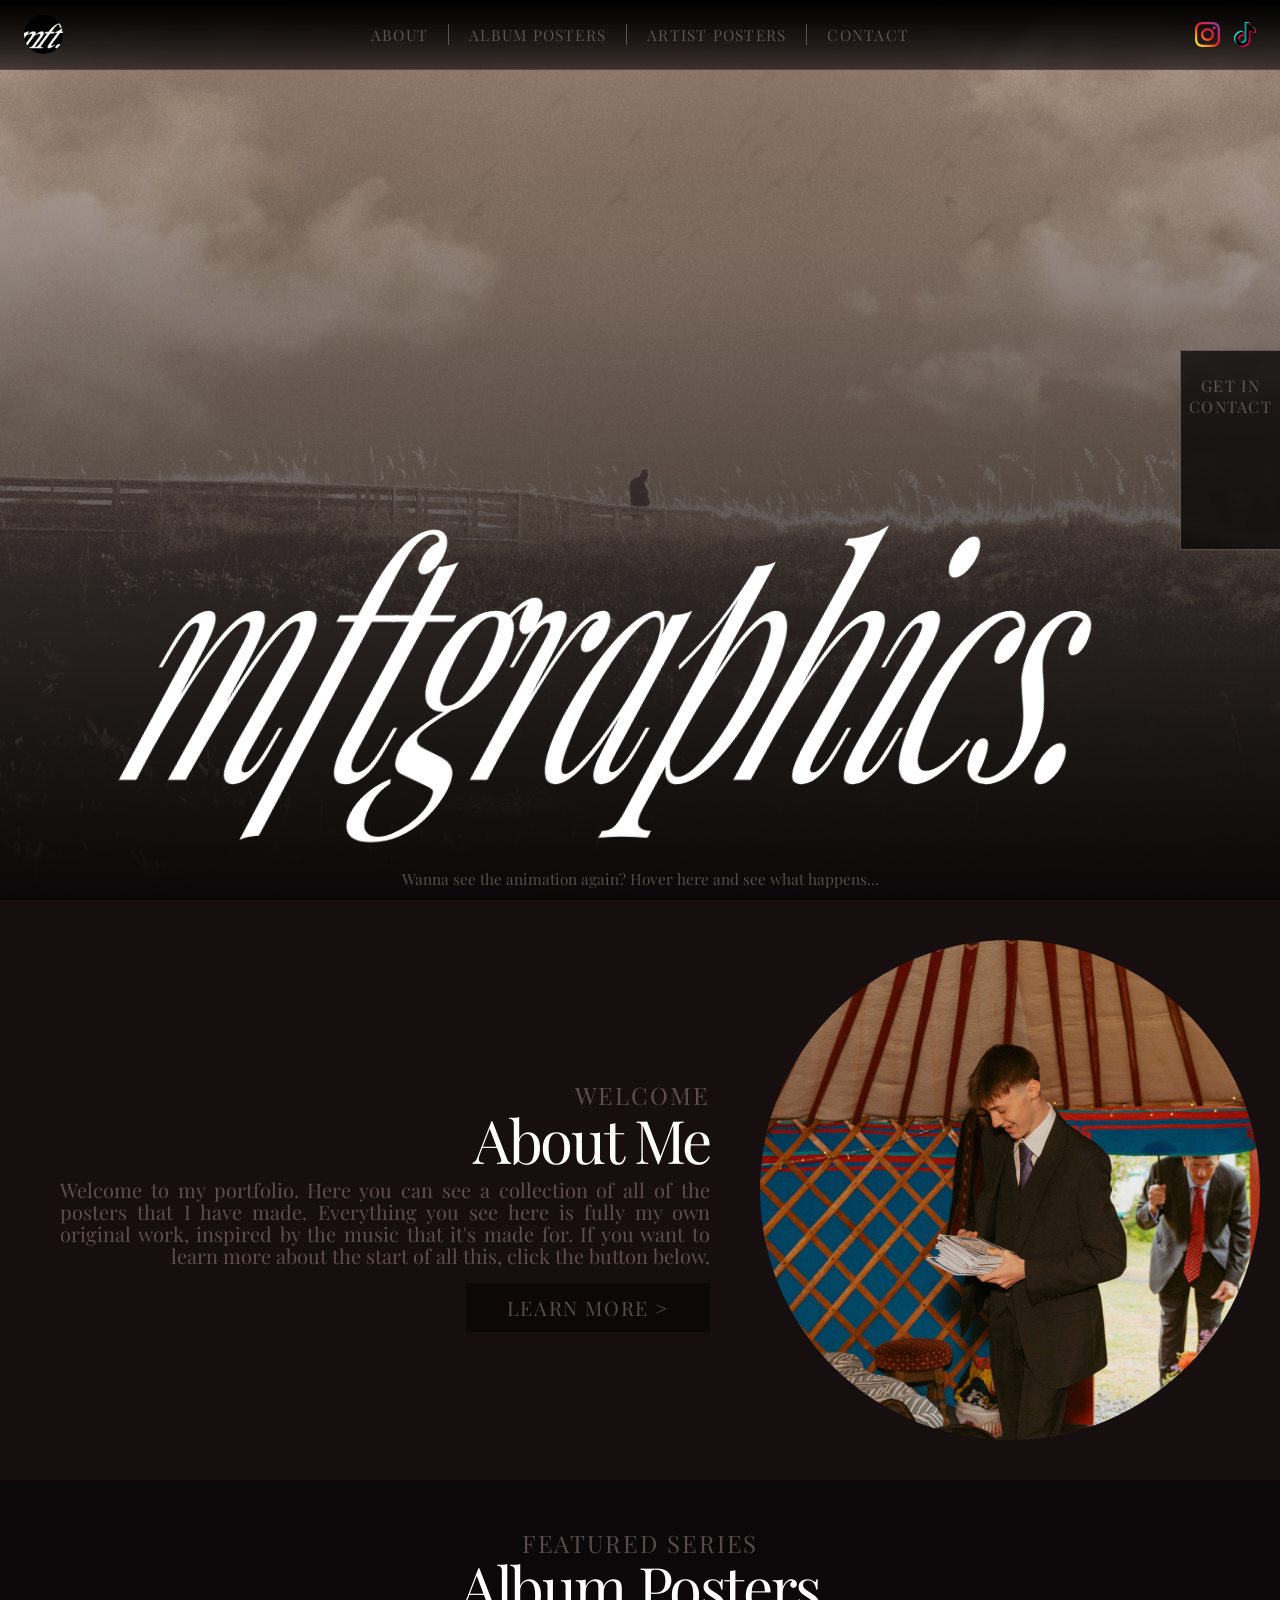
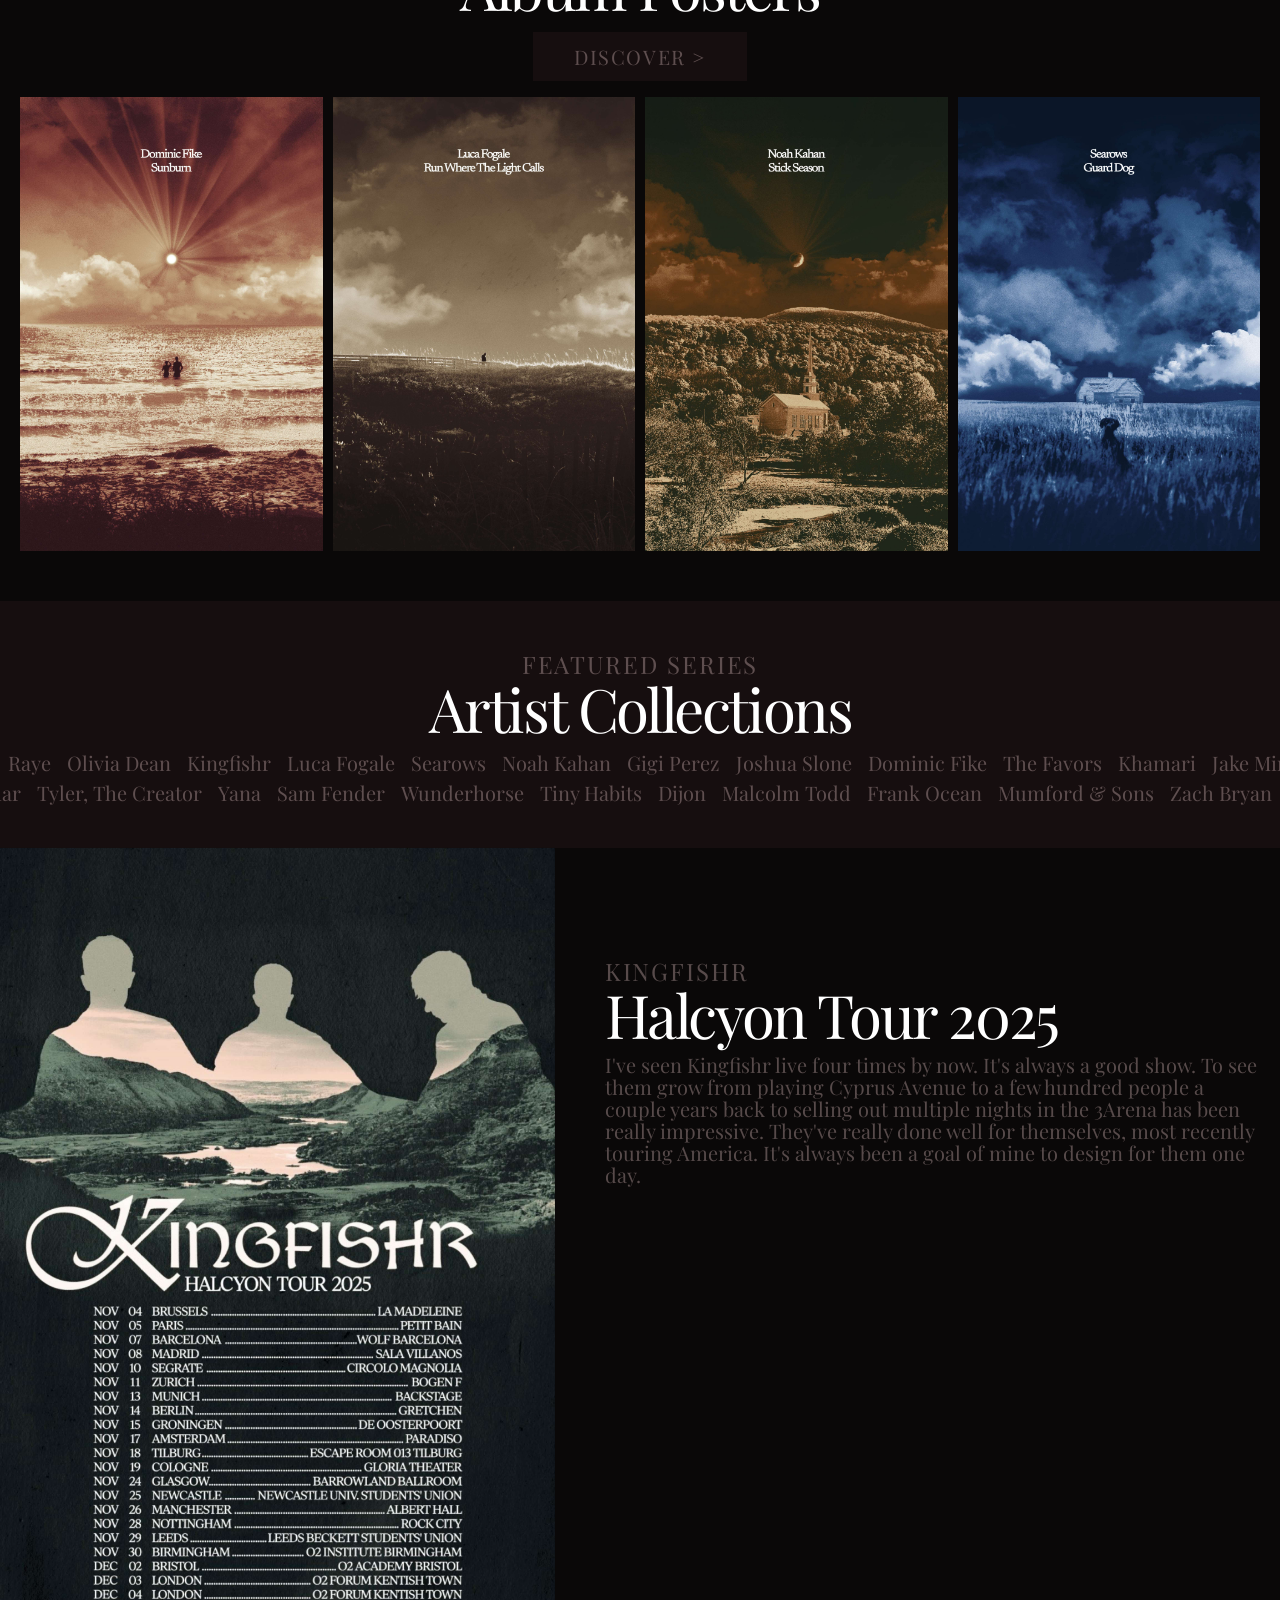
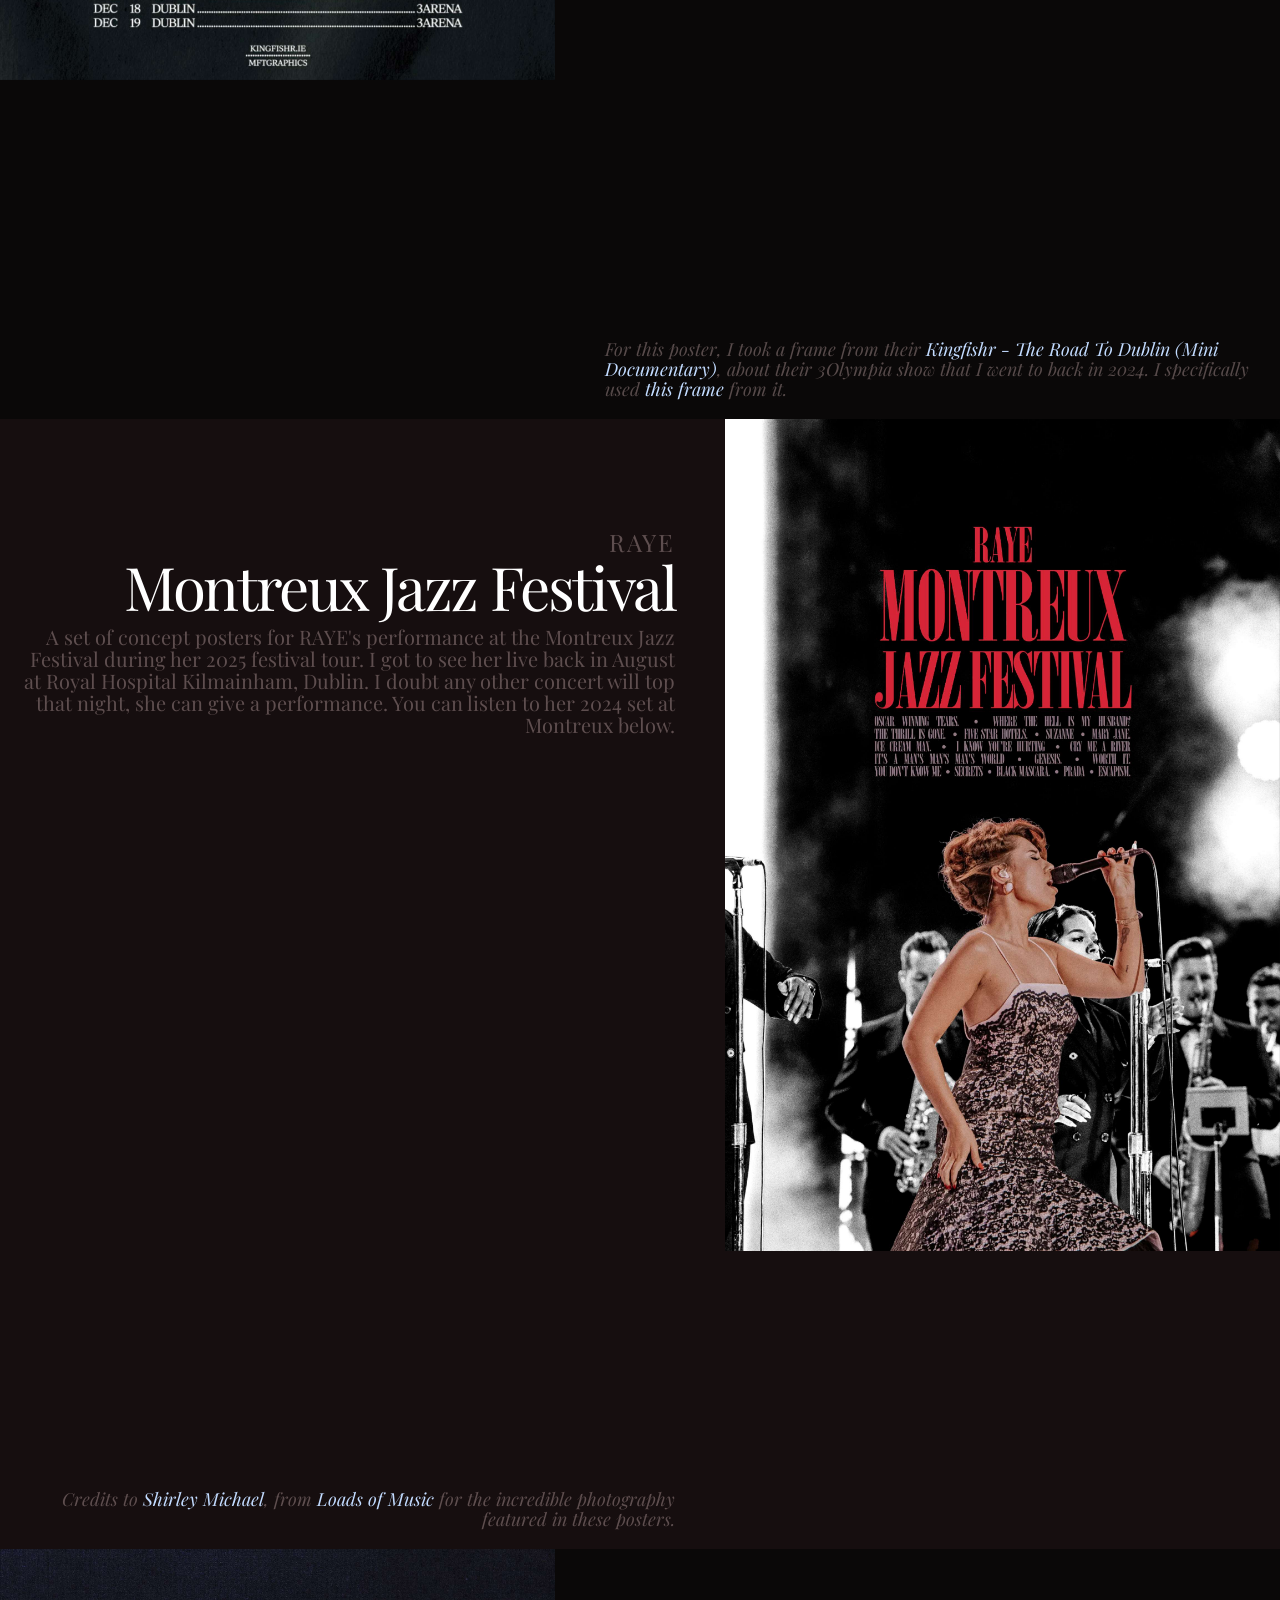
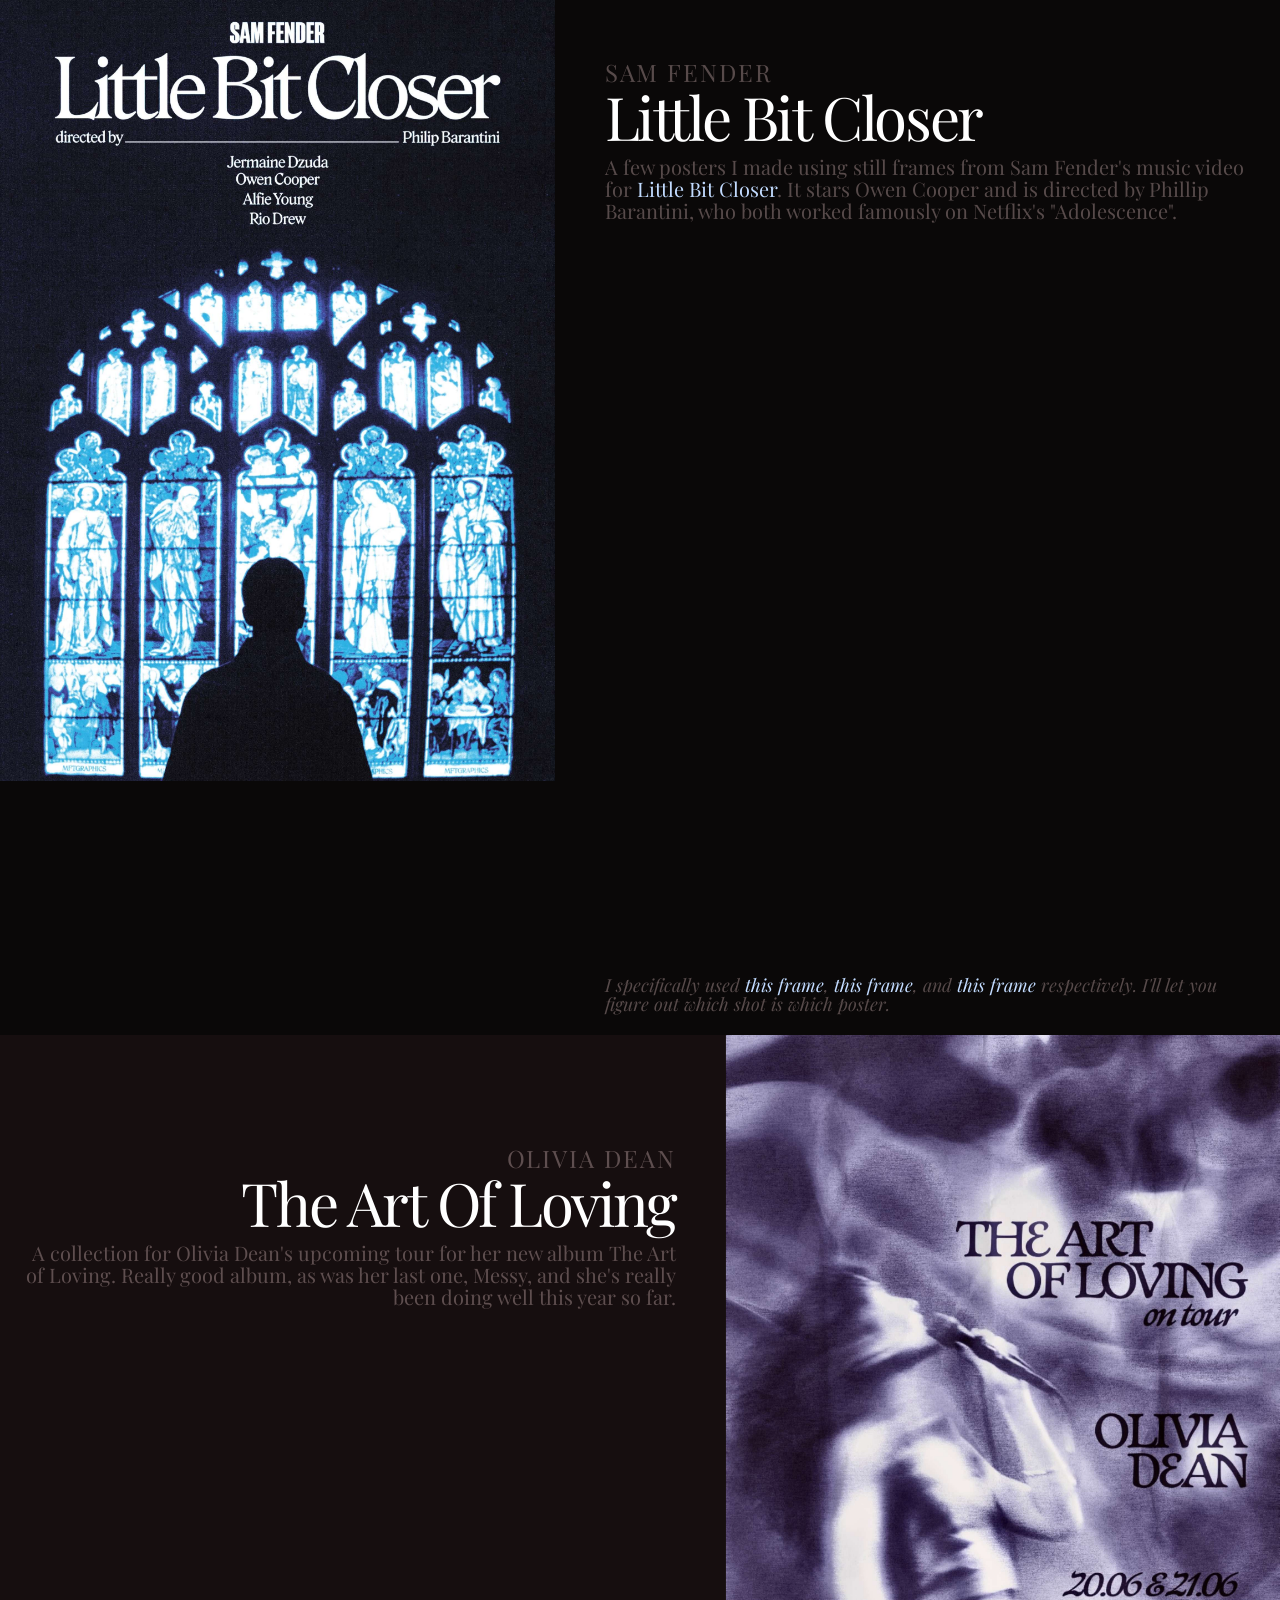
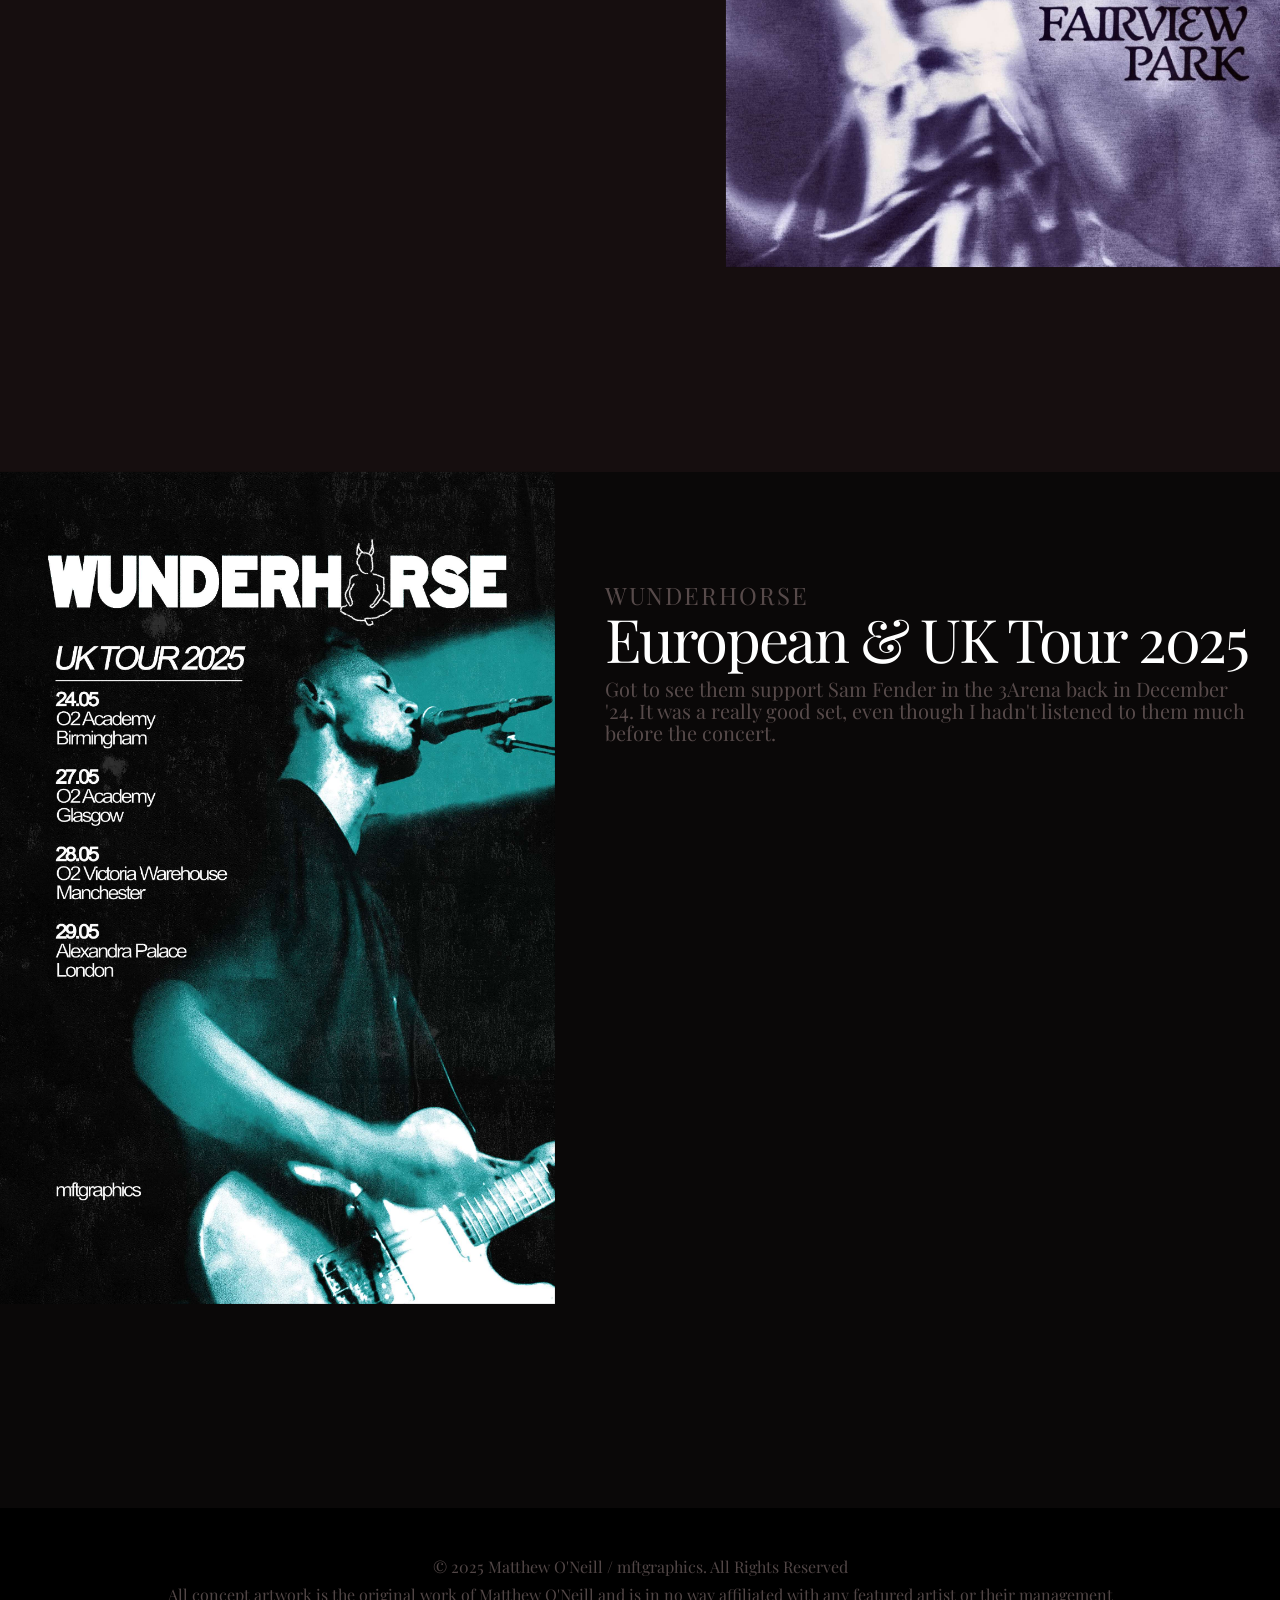
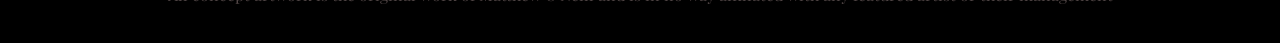
<file: index.html>
<!DOCTYPE html>
<html lang="en">
<head>
    <meta charset="UTF-8"/>
    <meta name="viewport" content="width=device-width, initial-scale=1.0"/>
    <title>mftgraphics</title>
    <link rel="stylesheet" href="styles.css"/>
    <link href="https://fonts.googleapis.com/css2?family=Playfair+Display:wght@200;400;800&display=swap" rel="stylesheet"/>
    <!-- taken from https://favicon.io/favicon-converter/ -->
    <link rel="apple-touch-icon" sizes="180x180" href="favicon/apple-touch-icon.png">
    <link rel="icon" type="image/png" sizes="32x32" href="favicon/favicon-32x32.png">
    <link rel="icon" type="image/png" sizes="16x16" href="favicon/favicon-16x16.png">
    <link rel="manifest" href="favicon/site.webmanifest">
</head>
<body>
    <header>
        <div>
            <a href="#welcome"><img src="images/mftlogo.jpg" alt="mftgraphics logo"></a>
        </div>
        <nav>
            <a href="#about">About</a>
            <a href="#showcase">Posters</a>
            <a href="#artists">Artist Posters</a>
            <a href="#contact">Contact</a>
        </nav>
        <div>
            <a href="https://www.instagram.com/mftgraphics/"><img src="images/instagram.png" alt="Instagram"/></a>
            <a href="https://www.tiktok.com/@mftgraphics"><img src="images/tiktok.png" alt="TikTok"/></a>
        </div>
    </header>
    <main>
        <!-- I'm using "display: none" here and in the duplicate of the carousels (lines 106 and 136) as these would confuse the readability if the css wasn't attached (or for reading mode), so I overwrite them with the "display: flex !important" once css sheet loads -->
        <section id="welcome" style="display: none;">
            <p>Wanna see the animation again? Hover here and see what happens... </p>
            <span>mftgraphics.</span>
        </section>
        <section id="about" class="linear">
            <img src="images/me.jpg" alt="Person in a suit holding a stack of wedding booklets">
            <section>
                <p>Welcome</p>
                <h1>About Me</h1>
                <p>Welcome to my portfolio. Here you can see a collection of all of the posters that I have made. Everything you see here is fully my own original work, inspired by the music that it's made for. If you want to learn more about the start of all this, click the button below.</p>
                <a href="about.html">Learn More &gt;</a>
            </section>
        </section>
        <section id="showcase">
            <p>Featured Series</p>
            <h1>Album Posters</h1>
            <a href="albums.html">Discover &gt;</a>
            <section>
                <figure>
                    <img src="images/domfike.jpg" alt="Poster for Dominic Fike's album Sunburn"/>
                    <figcaption>
                        <a href="albums.html#dominic"></a>
                        <p>Dominic Fike</p>
                        <h2>Sunburn</h2>
                        <p>Capturing Fike's formative years growing up in Florida's warmth.</p>
                        <p>Credits to <a href="https://unsplash.com/photos/two-people-stand-in-the-sparkling-ocean-KM_2rd1Psxg">Marko Brečić</a> for the original image.</p>
                    </figcaption>
                </figure>
                <figure>
                    <img src="images/lucafogale.jpg" alt="Poster for Luca Fogale's album Run Where The Light Calls"/>
                        <figcaption>
                            <a href="albums.html#luca"></a>
                            <p>Luca Fogale</p>
                            <h2>Run Where The Light Calls</h2>
                            <p>A quiet composition for a calm & centered album, with a lot of detail.</p>
                            <p>Credits to <a href="https://unsplash.com/photos/a-person-standing-on-top-of-a-hill-at-sunset-ZUPZvF00m8o">Jackson Conner</a> for the original image.</p>
                        </figcaption>    
                </figure>
                <figure>
                    <img src="images/noahkahan.jpg" alt="Poster for Noah Kahan's album Stick Season"/>
                    <figcaption>
                        <a href="albums.html#noah"></a>
                        <p>Noah Kahan</p>
                        <h2>Stick Season</h2>
                        <p>Featuring Vermont's church as the focus, a symbol of his hometown.</p>
                        <p>Credits to <a href="https://unsplash.com/photos/a-church-in-the-middle-of-a-field-with-a-mountain-in-the-background-G_x1vwGRUbo">Sadia Afreen</a> for the original image.</p>
                    </figcaption>                
                </figure>
                <figure>
                    <img src="images/searows.jpg" alt="Poster for Searows' album Guard Dog"/>
                    <figcaption>
                        <a href="albums.html#searows"></a>
                        <p>Searows</p>
                        <h2>Guard Dog</h2>
                          <p>A blue scheme to reflect the album's cover, with the dog imagery.</p>
                        <p>Credits to <a href="https://unsplash.com/photos/black-wooden-house-on-brown-grass-field-during-daytime-xFirZSC7hA4">Steven Cordes</a> for the original image.</p>
                    </figcaption>                
                </figure>
            </section>
        </section>
        <section id="artists">
            <p>Featured Series</p>
            <h1>Artist Collections</h1>
            <section class="carousel">
                <ul>
                    <li>Raye</li>
                    <li>Olivia Dean</li>
                    <li>Kingfishr</li>
                    <li>Luca Fogale</li>
                    <li>Searows</li>
                    <li>Noah Kahan</li>
                    <li>Gigi Perez</li>
                    <li>Joshua Slone</li>
                    <li>Dominic Fike</li>
                    <li>The Favors</li>
                    <li>Khamari</li>
                    <li>Jake Minch</li>
                </ul>
                <ul style="display: none;">
                    <li>Raye</li>
                    <li>Olivia Dean</li>
                    <li>Kingfishr</li>
                    <li>Luca Fogale</li>
                    <li>Searows</li>
                    <li>Noah Kahan</li>
                    <li>Gigi Perez</li>
                    <li>Joshua Slone</li>
                    <li>Dominic Fike</li>
                    <li>The Favors</li>
                    <li>Khamari</li>
                    <li>Jake Minch</li>
                </ul>
            </section>
            <section class="carousel">
                <ul>
                    <li>Lucky Daye</li>
                    <li>Kendrick Lamar</li>
                    <li>Tyler, The Creator</li>
                    <li>Yana</li>
                    <li>Sam Fender</li>
                    <li>Wunderhorse</li>
                    <li>Tiny Habits</li>
                    <li>Dijon</li>
                    <li>Malcolm Todd</li>
                    <li>Frank Ocean</li>
                    <li>Mumford & Sons</li>
                    <li>Zach Bryan</li>
                </ul>
                <ul style="display: none;">
                    <li>Lucky Daye</li>
                    <li>Kendrick Lamar</li>
                    <li>Tyler, The Creator</li>
                    <li>Yana</li>
                    <li>Sam Fender</li>
                    <li>Wunderhorse</li>
                    <li>Tiny Habits</li>
                    <li>Dijon</li>
                    <li>Malcolm Todd</li>
                    <li>Frank Ocean</li>
                    <li>Mumford & Sons</li>
                    <li>Zach Bryan</li>
                </ul>
            </section>
        </section>
        <article class="linear">
            <img class="kingfishr" src="images/kingfishr1.jpg" alt="Poster for Kingfishr's Halcyon 2025 Tour">
            <section>
                <p>Kingfishr</p>
                <h1>Halcyon Tour 2025</h1>
                <p>I've seen Kingfishr live four times by now. It's always a good show. To see them grow from playing Cyprus Avenue to a few hundred people a couple years back to selling out multiple nights in the 3Arena has been really impressive. They've really done well for themselves, most recently touring America. It's always been a goal of mine to design for them one day.</p>
                <iframe data-testid="embed-iframe" src="https://open.spotify.com/embed/album/4P1BBeZSJSknyrfkLbD2Ab?utm_source=generator" frameBorder="0" allowfullscreen="" allow="autoplay; clipboard-write; encrypted-media; fullscreen; picture-in-picture" loading="lazy"></iframe>
                <p>For this poster, I took a frame from their <a href="https://youtu.be/5BqVicfxDsA?si=ddyb91AprsxjpkMT">Kingfishr - The Road To Dublin (Mini Documentary)</a>, about their 3Olympia show that I went to back in 2024. I specifically used <a href="https://youtu.be/5BqVicfxDsA?si=sCTDXPy6LmOETlXf&t=974">this frame</a> from it.</p>
            </section>
        </article>
        <article class="linear">
            <img class="raye" src="images/rayefestival1.jpg" alt="Poster for Raye's Montreux Jazz Festival set">
            <section>
                <p>Raye</p>
                <h1>Montreux Jazz Festival</h1>
                <p>A set of concept posters for RAYE's performance at the Montreux Jazz Festival during her 2025 festival tour. I got to see her live back in August at Royal Hospital Kilmainham, Dublin. I doubt any other concert will top that night, she can give a performance. You can listen to her 2024 set at Montreux below. </p>     
                <iframe data-testid="embed-iframe" src="https://open.spotify.com/embed/album/0uqyhvc8HEyztLSTE8RKmx?utm_source=generator" frameBorder="0" allowfullscreen="" allow="autoplay; clipboard-write; encrypted-media; fullscreen; picture-in-picture" loading="lazy"></iframe>     
                <p>Credits to <a href="https://shirleymichael.ch/">Shirley Michael</a>, from <a href="https://www.loadsofmusic.com/2025/07/raye-Montreux-jazz-2025/">Loads of Music</a> for the incredible photography featured in these posters.</p>
            </section>
        </article>
        <article class="linear">
            <img class="sam" src="images/littlebit1.jpg" alt="Poster for Sam Fender's Little Bit Closer music video">
            <section>
                <p>Sam Fender</p>
                <h1>Little Bit Closer</h1>
                <p>A few posters I made using still frames from Sam Fender's music video for <a href="https://youtu.be/a6WX-kuzKos?si=SUc3uVKtubJ-ytmK">Little Bit Closer</a>. It stars Owen Cooper and is directed by Phillip Barantini, who both worked famously on Netflix's "Adolescence".</p>
                <iframe data-testid="embed-iframe" src="https://open.spotify.com/embed/album/4gwfCCNRxAB1P62hlDCelM?utm_source=generator" frameBorder="0" allowfullscreen="" allow="autoplay; clipboard-write; encrypted-media; fullscreen; picture-in-picture" loading="lazy"></iframe>
                <p>I specifically used <a href="https://youtu.be/a6WX-kuzKos?si=wJDHo4r2BknnJx1m&t=105">this frame</a>, <a href="https://youtu.be/a6WX-kuzKos?si=mXsqrHYmZr0J5zV5&t=85">this frame</a>, and <a href="https://youtu.be/a6WX-kuzKos?si=-__212Eci_IuQ4RA&t=80">this frame</a> respectively. I'll let you figure out which shot is which poster.</p>
            </section>
        </article>
        <article class="linear">
            <img class="olivia" src="images/olivia1.jpg" alt="Poster for Olivia Dean's The Art of Loving Tour">
            <section>
                <p>Olivia Dean</p>
                <h1>The Art Of Loving</h1>
                <p>A collection for Olivia Dean's upcoming tour for her new album The Art of Loving. Really good album, as was her last one, Messy, and she's really been doing well this year so far.</p>
                <iframe data-testid="embed-iframe" src="https://open.spotify.com/embed/album/0l8zYqoUeBYg47Gmevq9HZ?utm_source=generator" frameBorder="0" allowfullscreen="" allow="autoplay; clipboard-write; encrypted-media; fullscreen; picture-in-picture" loading="lazy"></iframe>            
            </section>
        </article>
        <article class="linear">
            <img class="wunderhorse" src="images/wunderhorse1.jpg" alt="Poster for Wunderhorse's UK Tour">
            <section>
                <p>Wunderhorse</p>
                <h1>European & UK Tour 2025</h1>
                <p>Got to see them support Sam Fender in the 3Arena back in December '24. It was a really good set, even though I hadn't listened to them much before the concert.</p>
                <iframe data-testid="embed-iframe" src="https://open.spotify.com/embed/album/1QNeya5YNW3oiuUi7B54y7?utm_source=generator" frameBorder="0" allowfullscreen="" allow="autoplay; clipboard-write; encrypted-media; fullscreen; picture-in-picture" loading="lazy"></iframe>
            </section>
        </article>
        <aside id="contact">
            <a href="#home"></a> <!-- using this as the side tab for when it appears on landscape screens, but for portrait it isn't necessary so it stays empty. also it acts as a hover tab until the nav contact is clicked and it's needed to be a "close" button -->
            <section>
                <section>
                    <h1>Get in Touch</h1>
                    <p>Ask about any enquiries below.</p>
                </section>
                <section>
                    <h2>Email</h2>
                    <p><a href="mailto:mftgraphics0@gmail.com">mftgraphics0@gmail.com</a></p>
                </section>
                <section>
                    <h2>Instagram</h2>
                    <p><a href="https://www.instagram.com/mftgraphics/">@mftgraphics</a></p>
                </section>
                <section>
                    <h2>TikTok</h2>
                    <p><a href="https://www.tiktok.com/@mftgraphics/">@mftgraphics</a></p>
                </section>
            </section>
        </aside>
    </main>
    <footer>
        <p>© 2025 Matthew O'Neill / mftgraphics. All Rights Reserved</p>
        <p>All <strong>concept</strong> artwork is the original work of Matthew O'Neill and is in no way affiliated with any featured artist or their management</p>
    </footer>
</body>
</html>
</file>
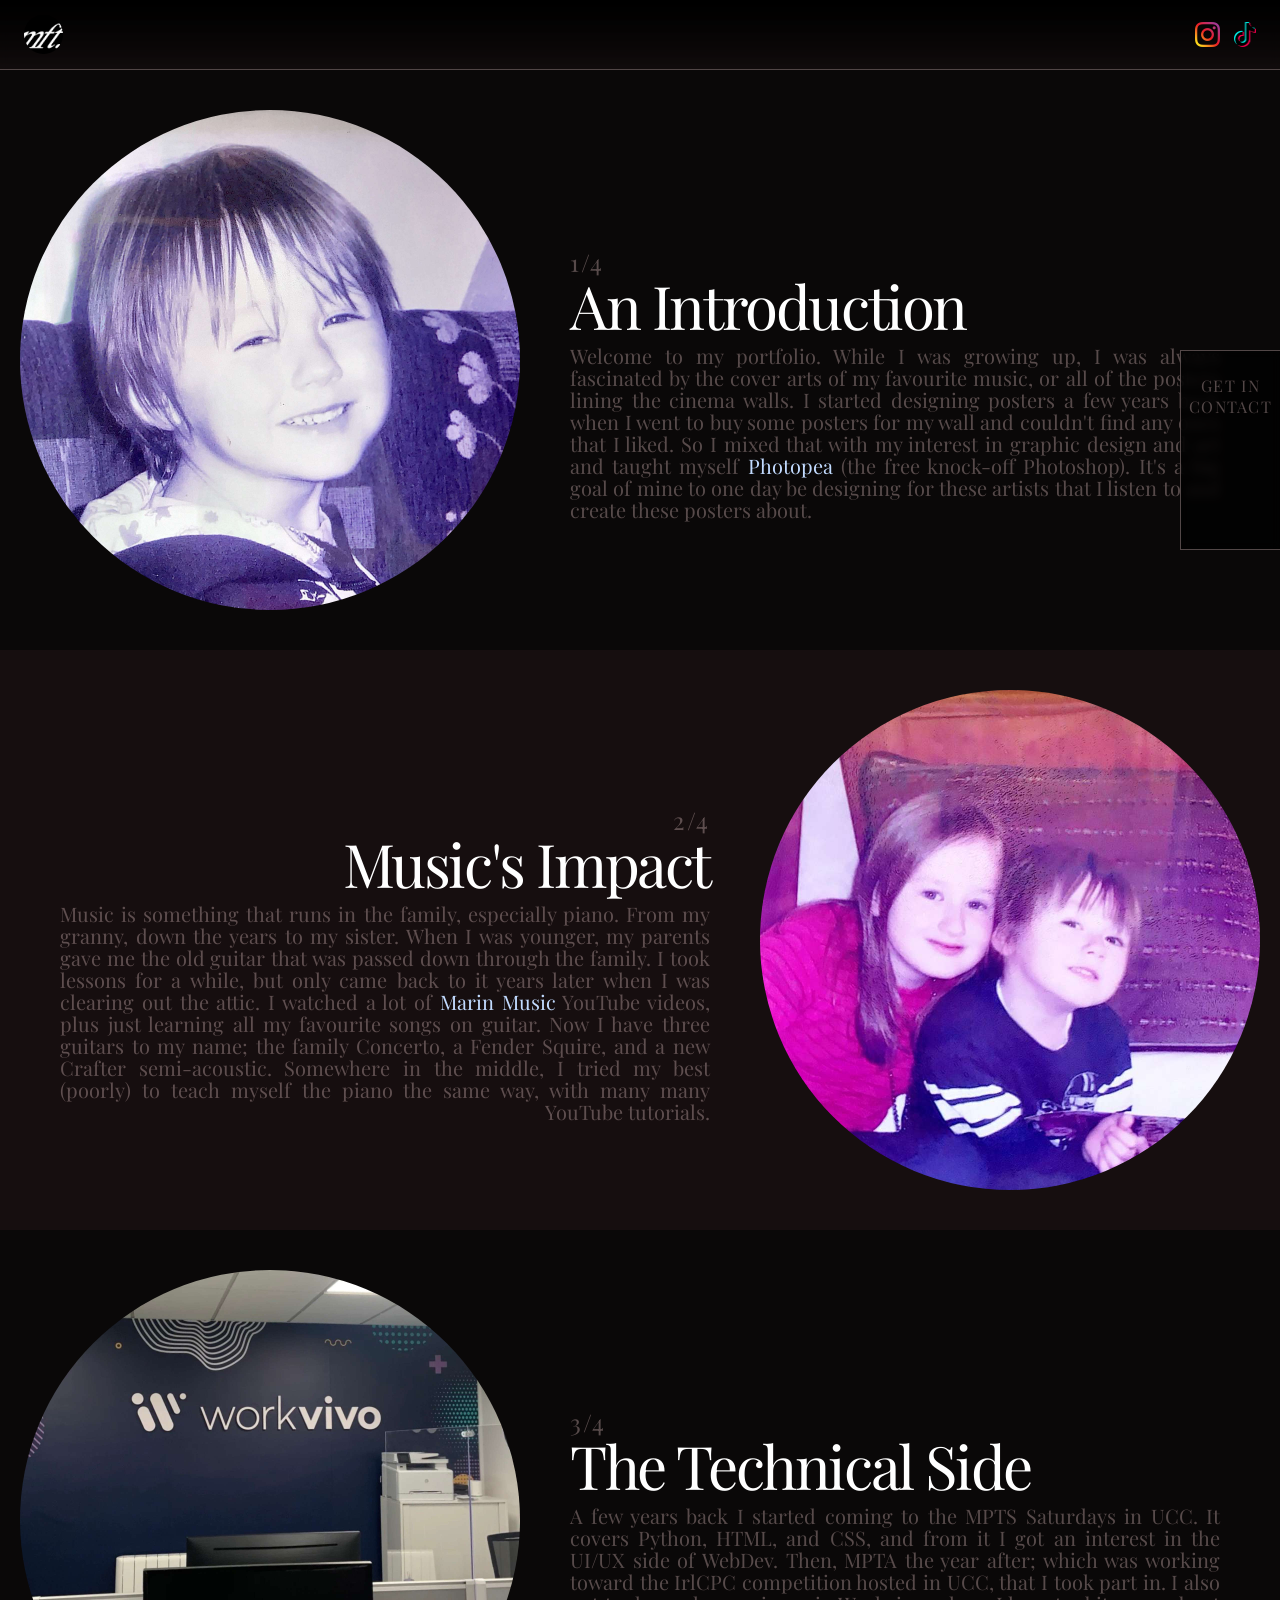
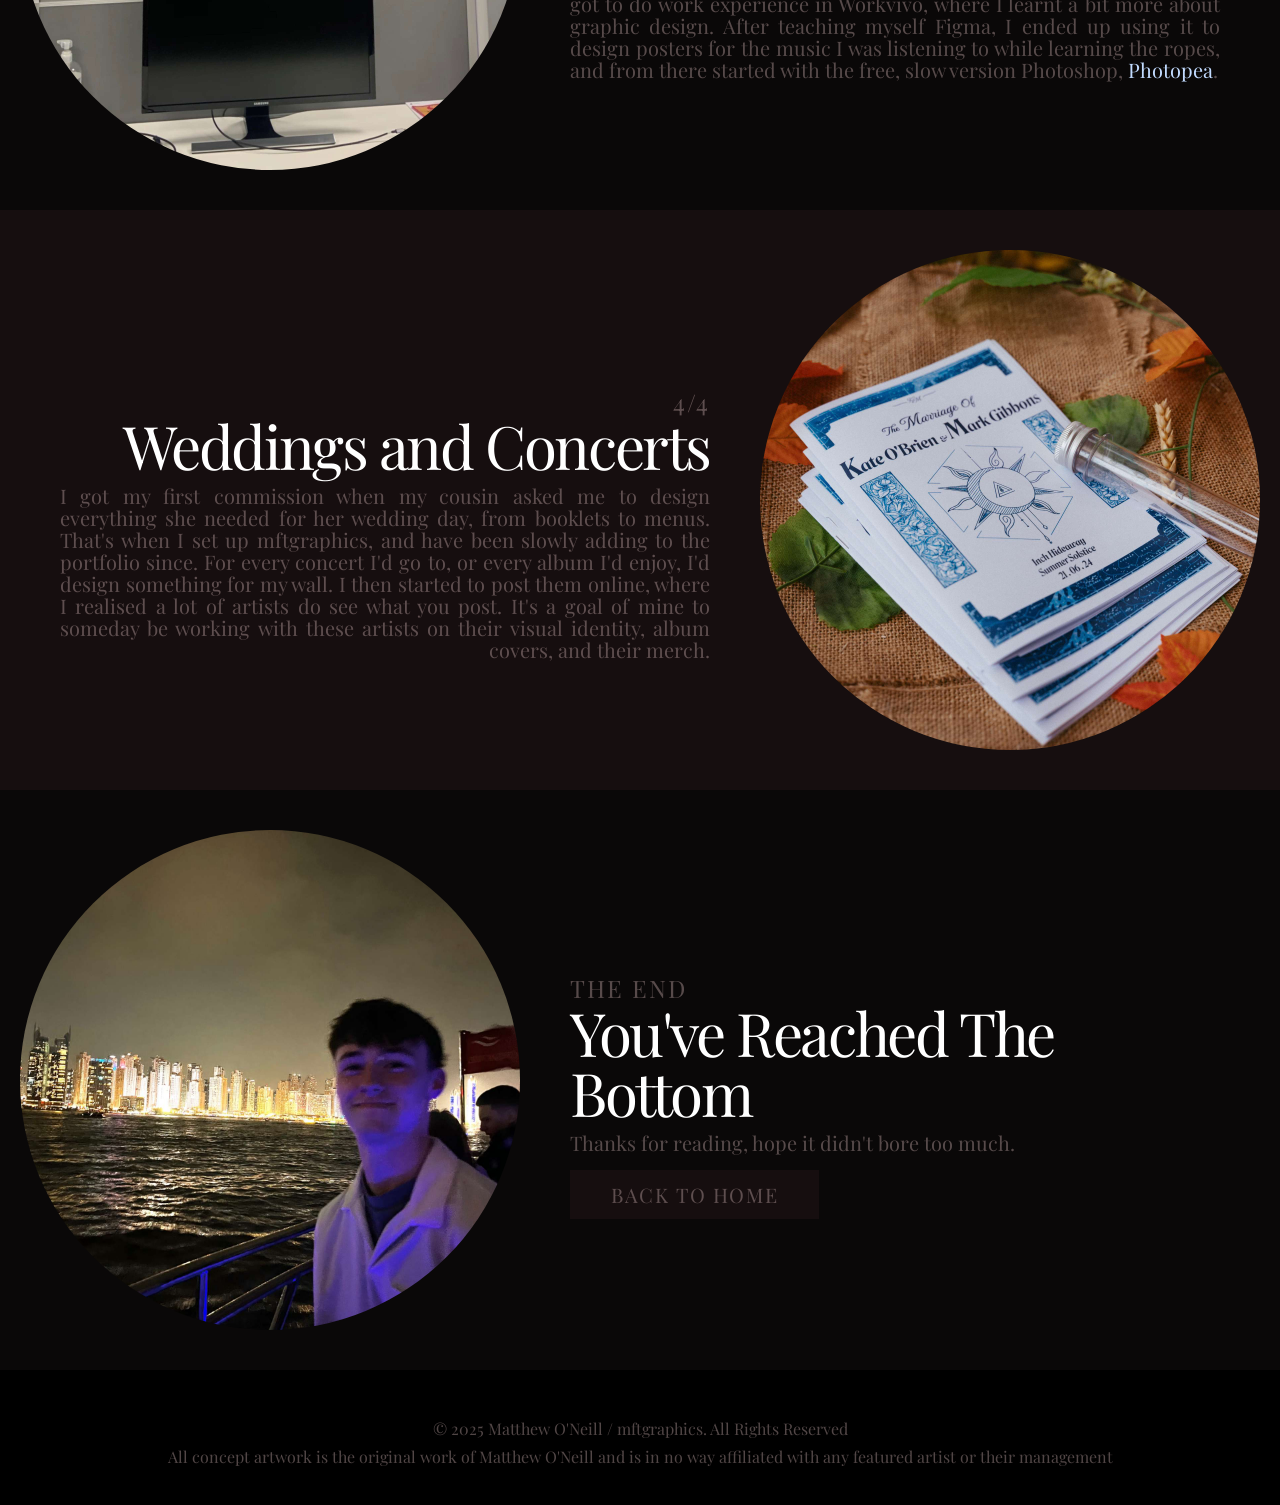
<file: about.html>
<!DOCTYPE html>
<html lang="en">
<head>
    <meta charset="UTF-8"/>
    <meta name="viewport" content="width=device-width, initial-scale=1.0"/>
    <title>mftgraphics</title>
    <link rel="stylesheet" href="styles.css"/>
    <link href="https://fonts.googleapis.com/css2?family=Playfair+Display:wght@200;400;800&display=swap" rel="stylesheet"/>
    <!-- taken from https://favicon.io/favicon-converter/ -->
    <link rel="apple-touch-icon" sizes="180x180" href="favicon/apple-touch-icon.png">
    <link rel="icon" type="image/png" sizes="32x32" href="favicon/favicon-32x32.png">
    <link rel="icon" type="image/png" sizes="16x16" href="favicon/favicon-16x16.png">
    <link rel="manifest" href="favicon/site.webmanifest">
</head>
<body>
    <header>
        <div>
            <a href="index.html"><img src="images/mftlogo.jpg" alt="mftgraphics logo"></a>
        </div>
        <div>
            <a href="https://www.instagram.com/mftgraphics/"><img src="images/instagram.png" alt="Instagram"/></a>
            <a href="https://www.tiktok.com/@mftgraphics"><img src="images/tiktok.png" alt="TikTok"/></a>
        </div>
    </header>
    <main>
        <section class="linear">
            <img src="images/young2.jpg" alt="">
            <section>
                <p>1/4</p>
                <h1>An Introduction</h1>
                <p>Welcome to my portfolio. While I was growing up, I was always fascinated by the cover arts of my favourite music, or all of the posters lining the cinema walls. I started designing posters a few years back when I went to buy some posters for my wall and couldn't find any ones that I liked. So I mixed that with my interest in graphic design and art and taught myself <a href="https://www.photopea.com/">Photopea</a> (the free knock-off Photoshop). It's a big goal of mine to one day be designing for these artists that I listen to and create these posters about.</p>
            </section>
        </section>
        <section class="linear">
            <img src="images/young.jpg" alt="">
            <section>
                <p>2/4</p>
                <h1>Music's Impact</h1>
                <p>Music is something that runs in the family, especially piano. From my granny, down the years to my sister. When I was younger, my parents gave me the old guitar that was passed down through the family. I took lessons for a while, but only came back to it years later when I was clearing out the attic. I watched a lot of <a href="https://youtube.com/@marinmusic?si=SE71FIsuDrVKvLZo">Marin Music</a> YouTube videos, plus just learning all my favourite songs on guitar. Now I have three guitars to my name; the family Concerto, a Fender Squire, and a new Crafter semi-acoustic. Somewhere in the middle, I tried my best (poorly) to teach myself the piano the same way, with many many YouTube tutorials.</p>
            </section>
        </section>
        <section class="linear">
            <img src="images/workvivo.jpg" alt="">
            <section>
                <p>3/4</p>
                <h1>The Technical Side</h1>
                <p>A few years back I started coming to the MPTS Saturdays in UCC. It covers Python, HTML, and CSS, and from it I got an interest in the UI/UX side of WebDev. Then, MPTA the year after; which was working toward the IrlCPC competition hosted in UCC, that I took part in. I also got to do work experience in Workvivo, where I learnt a bit more about graphic design. After teaching myself Figma, I ended up using it to design posters for the music I was listening to while learning the ropes, and from there started with the free, slow version Photoshop, <a href="https://www.photopea.com/">Photopea</a>.</p>
            </section>
        </section>
        <section class="linear">
            <img src="images/booklet.jpg" alt="">
            <section>
                <p>4/4</p>
                <h1>Weddings and Concerts</h1>
                <p>I got my first commission when my cousin asked me to design everything she needed for her wedding day, from booklets to menus. That's when I set up mftgraphics, and have been slowly adding to the portfolio since. For every concert I'd go to, or every album I'd enjoy, I'd design something for my wall. I then started to post them online, where I realised a lot of artists do see what you post. It's a goal of mine to someday be working with these artists on their visual identity, album covers, and their merch.</p>
            </section>
        </section>
        <section class="linear">
            <img src="images/meagain.jpg" alt="">
            <section>
                <p>The End</p>
                <h1>You've Reached The Bottom</h1>
                <p>Thanks for reading, hope it didn't bore too much.</p>
                <a href="index.html">Back to Home</a>
            </section>
        </section>
        <aside id="contact">
            <a href="#home"></a> <!-- using this as the side tab for when it appears on landscape screens, but for portrait it isn't necessary so it stays empty. also it acts as a hover tab until the nav contact is clicked and it's needed to be a "close" button -->
            <section>
                <section>
                    <h1>Get in Touch</h1>
                    <p>Ask about any enquiries below.</p>
                </section>
                <section>
                    <h2>Email</h2>
                    <p><a href="mailto:mftgraphics0@gmail.com">mftgraphics0@gmail.com</a></p>
                </section>
                <section>
                    <h2>Instagram</h2>
                    <p><a href="https://www.instagram.com/mftgraphics/">@mftgraphics</a></p>
                </section>
                <section>
                    <h2>TikTok</h2>
                    <p><a href="https://www.tiktok.com/@mftgraphics/">@mftgraphics</a></p>
                </section>
            </section>
        </aside>
    </main>
    <footer>
        <p>© 2025 Matthew O'Neill / mftgraphics. All Rights Reserved</p>
        <p>All <strong>concept</strong> artwork is the original work of Matthew O'Neill and is in no way affiliated with any featured artist or their management</p>
    </footer>
</body>
</html>
</file>
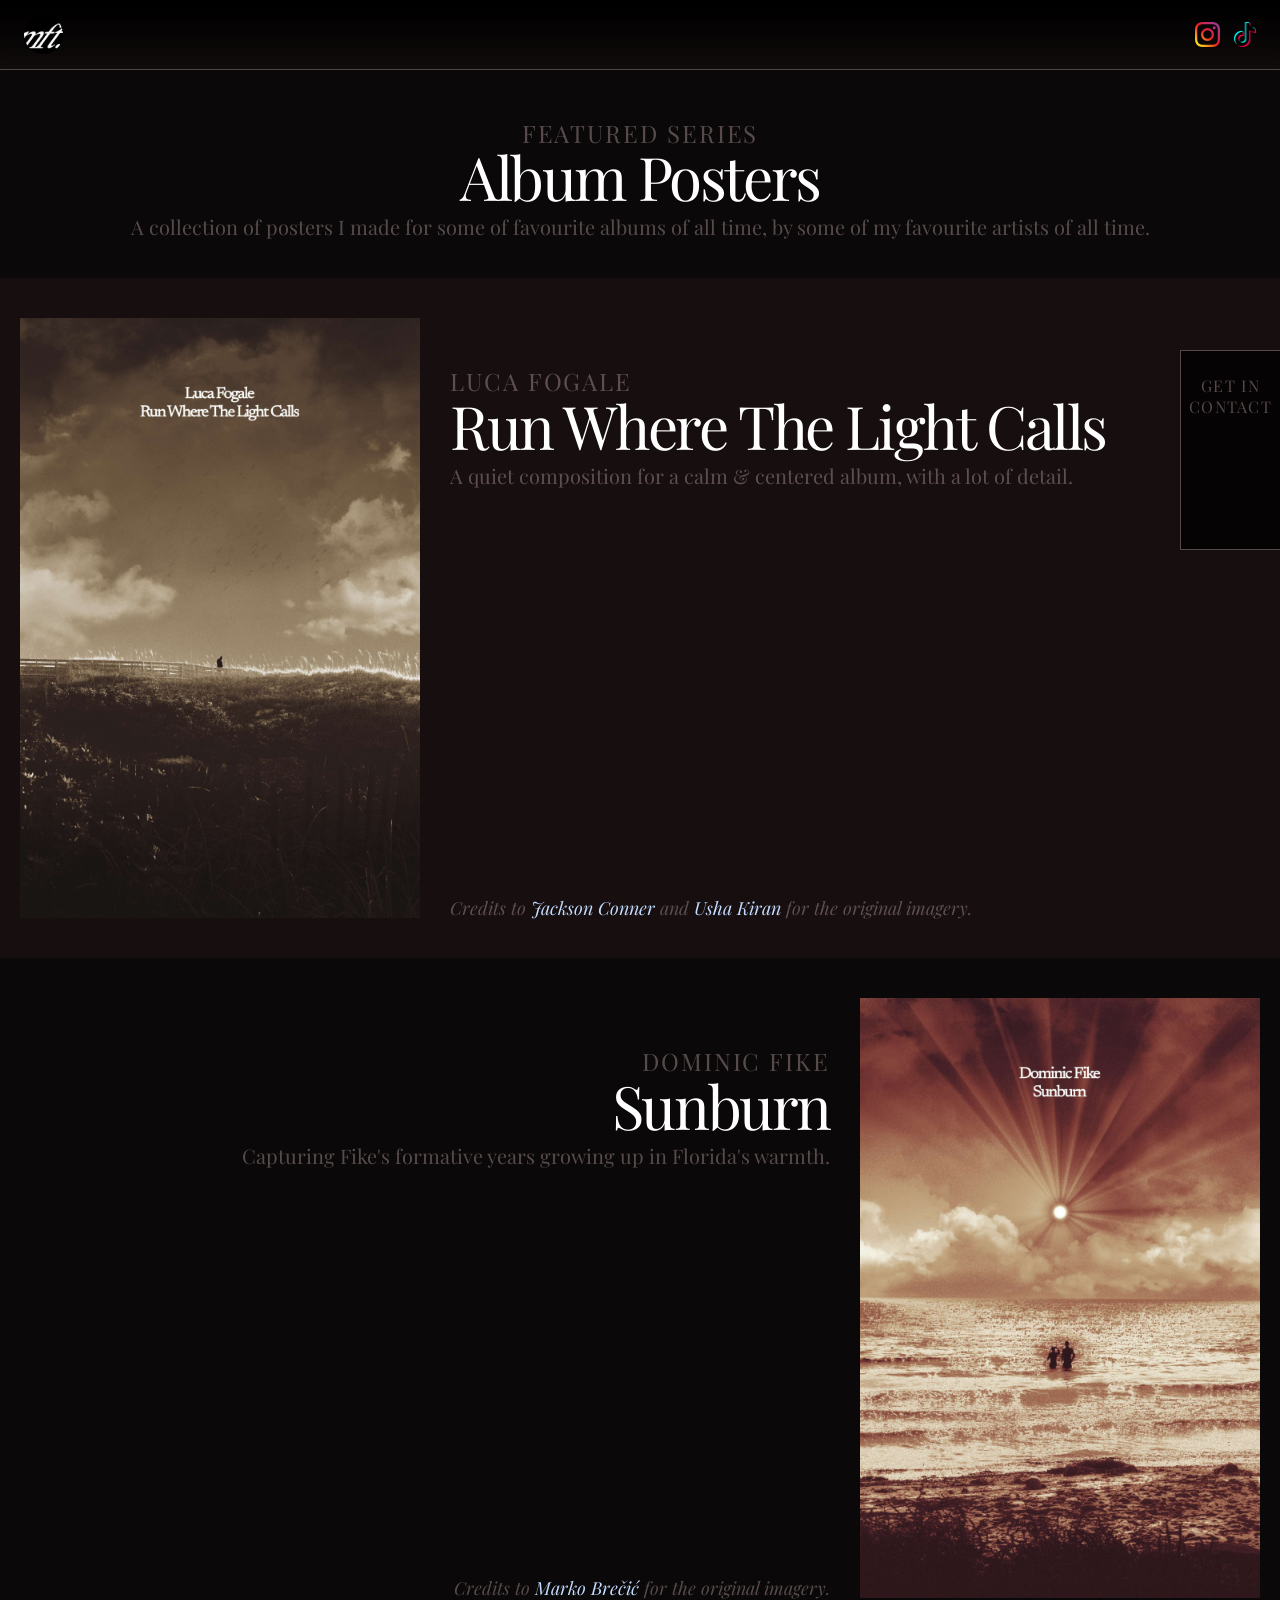
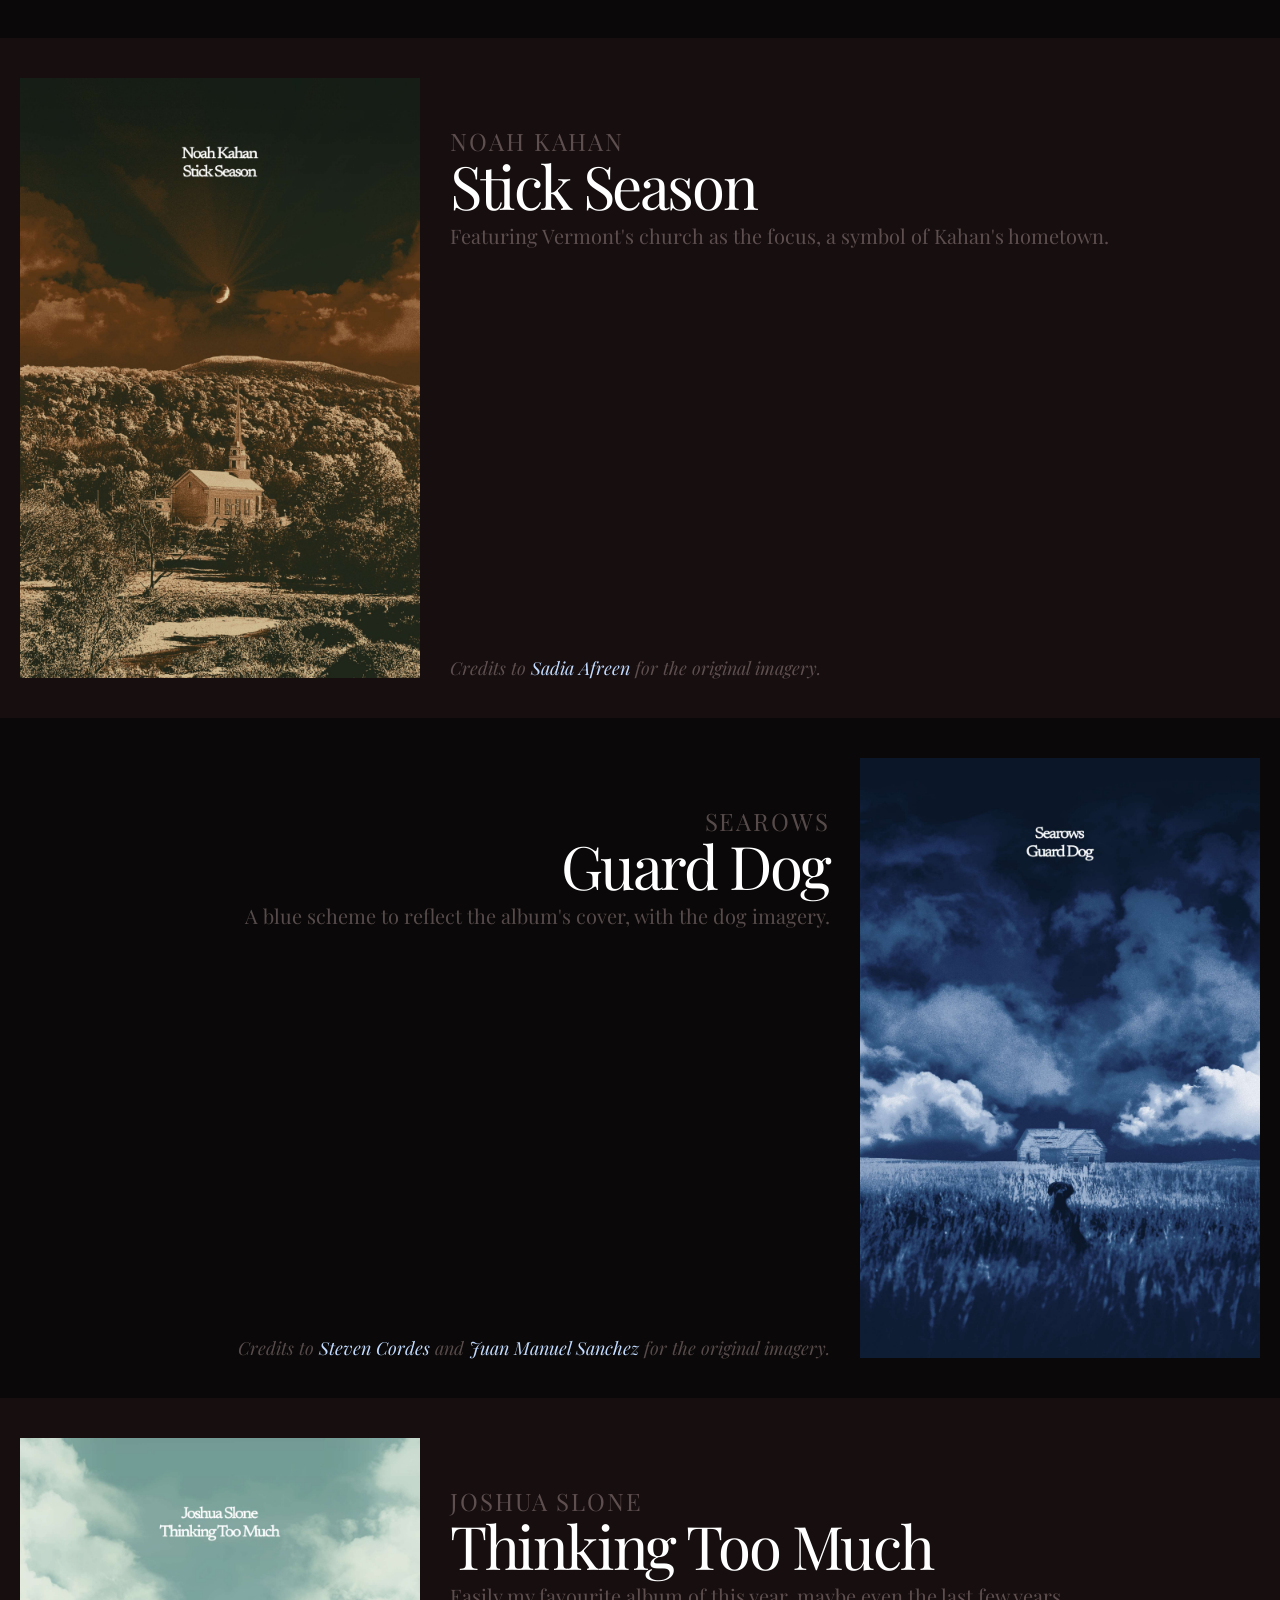
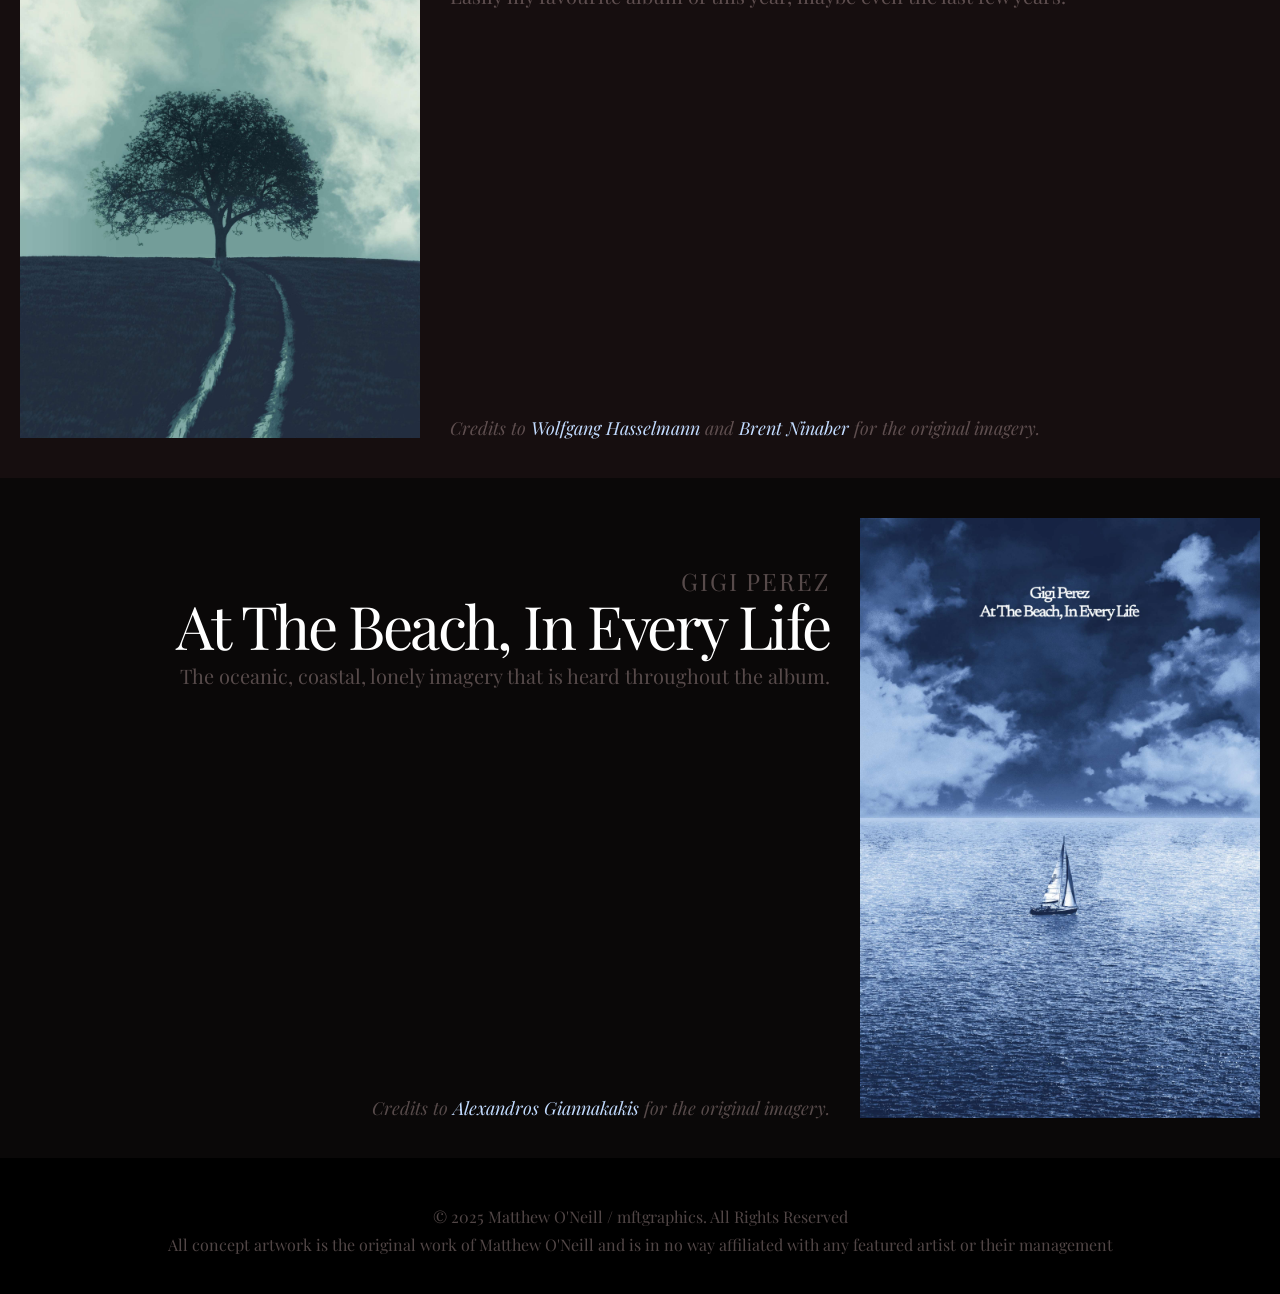
<file: albums.html>
<!DOCTYPE html>
<html lang="en">
<head>
    <meta charset="UTF-8"/>
    <meta name="viewport" content="width=device-width, initial-scale=1.0"/>
    <title>mftgraphics</title>
    <link rel="stylesheet" href="styles.css"/>
    <link href="https://fonts.googleapis.com/css2?family=Playfair+Display:wght@200;400;800&display=swap" rel="stylesheet"/>
    <!-- taken from https://favicon.io/favicon-converter/ -->
    <link rel="apple-touch-icon" sizes="180x180" href="favicon/apple-touch-icon.png">
    <link rel="icon" type="image/png" sizes="32x32" href="favicon/favicon-32x32.png">
    <link rel="icon" type="image/png" sizes="16x16" href="favicon/favicon-16x16.png">
    <link rel="manifest" href="favicon/site.webmanifest">
</head>
<body>
    <header>
        <div>
            <a href="index.html"><img src="images/mftlogo.jpg" alt="mftgraphics logo"></a>
        </div>
        <div>
            <a href="https://www.instagram.com/mftgraphics/"><img src="images/instagram.png" alt="Instagram"/></a>
            <a href="https://www.tiktok.com/@mftgraphics"><img src="images/tiktok.png" alt="TikTok"/></a>
        </div>
    </header>
    <main>
        <section>
            <p>Featured Series</p>
            <h1>Album Posters</h1>
            <p>A collection of posters I made for some of favourite albums of all time, by some of my favourite artists of all time.</p>
        </section>
        <article class="linear" id="luca">
            <img src="images/lucafogale.jpg" alt="Poster for Luca Fogale's album Run Where The Light Calls">
            <section>
                <p>Luca Fogale</p>
                <h1>Run Where The Light Calls</h1>
                <p>A quiet composition for a calm & centered album, with a lot of detail.</p>
                <iframe data-testid="embed-iframe" src="https://open.spotify.com/embed/album/4FHtOyLDTiEszAaNDNh29N?utm_source=generator" width="100%" height="100%" frameBorder="0" allowfullscreen="" allow="autoplay; clipboard-write; encrypted-media; fullscreen; picture-in-picture" loading="lazy"></iframe>
                <p>Credits to <a href="https://unsplash.com/photos/a-person-standing-on-top-of-a-hill-at-sunset-ZUPZvF00m8o">Jackson Conner</a> and <a href="https://unsplash.com/photos/a-flock-of-birds-flying-through-a-cloudy-sky-vaAqn86IMco">Usha Kiran</a> for the original imagery.</p>
            </section>
        </article>
        <article class="linear" id="dominic">
            <img src="images/domfike.jpg" alt="Poster for Dominic Fike's album Sunburn">
            <section>
                <p>Dominic Fike</p>
                <h1>Sunburn</h1>
                <p>Capturing Fike's formative years growing up in Florida's warmth.</p>
                <iframe data-testid="embed-iframe" src="https://open.spotify.com/embed/album/2T7LuxZRr6SQMgABLtoYTH?utm_source=generator" width="100%" height="100%" frameBorder="0" allowfullscreen="" allow="autoplay; clipboard-write; encrypted-media; fullscreen; picture-in-picture" loading="lazy"></iframe>
                <p>Credits to <a href="https://unsplash.com/photos/two-people-stand-in-the-sparkling-ocean-KM_2rd1Psxg">Marko Brečić</a> for the original imagery.</p>
            </section>
        </article>
        <article class="linear" id="noah">
            <img src="images/noahkahan.jpg" alt="Poster for Noah Kahan's album Stick Season">
            <section>
                <p>Noah Kahan</p>
                <h1>Stick Season</h1>
                <p>Featuring Vermont's church as the focus, a symbol of Kahan's hometown.</p>
                <iframe data-testid="embed-iframe" src="https://open.spotify.com/embed/album/1pb3je8gXTs5dpRRTKhHRC?utm_source=generator" width="100%" height="100%" frameBorder="0" allowfullscreen="" allow="autoplay; clipboard-write; encrypted-media; fullscreen; picture-in-picture" loading="lazy"></iframe>                
                <p>Credits to <a href="https://unsplash.com/photos/a-church-in-the-middle-of-a-field-with-a-mountain-in-the-background-G_x1vwGRUbo">Sadia Afreen</a> for the original imagery.</p>
            </section>
        </article>
        <article class="linear" id="searows">
            <img src="images/searows.jpg" alt="Poster for Searows' album Guard Dog">
            <section>
                <p>Searows</p>
                <h1>Guard Dog</h1>
                <p>A blue scheme to reflect the album's cover, with the dog imagery.</p>
                <iframe data-testid="embed-iframe" src="https://open.spotify.com/embed/album/4N4OevZDTXyMjofPKUl4mx?utm_source=generator" width="100%" height="100%" frameBorder="0" allowfullscreen="" allow="autoplay; clipboard-write; encrypted-media; fullscreen; picture-in-picture" loading="lazy"></iframe>            
                <p>Credits to <a href="https://unsplash.com/photos/black-wooden-house-on-brown-grass-field-during-daytime-xFirZSC7hA4">Steven Cordes</a> and <a href="https://unsplash.com/photos/a-dog-sitting-in-the-middle-of-a-forest-okuWRz9mm58">Juan Manuel Sanchez</a> for the original imagery.</p>
            </section>
        </article>
        <article class="linear">
            <img src="images/joshuaslone.jpg" alt="Poster for Joshua Slone's album Thinking Too Much">
            <section>
                <p>Joshua Slone</p>
                <h1>Thinking Too Much</h1>
                <p>Easily my favourite album of this year, maybe even the last few years.</p>
                <iframe data-testid="embed-iframe" src="https://open.spotify.com/embed/album/0EfmgCn8nNDDvZY5v1b4N1?utm_source=generator" width="100%" height="100%" frameBorder="0" allowfullscreen="" allow="autoplay; clipboard-write; encrypted-media; fullscreen; picture-in-picture" loading="lazy"></iframe>                
                <p>Credits to <a href="https://unsplash.com/photos/a-lone-tree-stands-in-the-middle-of-a-green-field-7e8NdyU3OxA">Wolfgang Hasselmann</a> and <a href="https://unsplash.com/photos/a-wooden-guitar-sitting-on-top-of-a-hard-wood-floor-jQ9RNHQVGVg">Brent Ninaber</a> for the original imagery.</p>
            </section>
        </article>
        <article class="linear">
            <img src="images/gigiperez.jpg" alt="Poster for Gigi Perez's album At The Beach, In Every Life">
            <section>
                <p>Gigi Perez</p>
                <h1>At The Beach, In Every Life</h1>
                <p>The oceanic, coastal, lonely imagery that is heard throughout the album.</p>
                <iframe data-testid="embed-iframe" src="https://open.spotify.com/embed/album/58vZavXqh1P5uoTXteudWl?utm_source=generator" width="100%" height="100%" frameBorder="0" allowfullscreen="" allow="autoplay; clipboard-write; encrypted-media; fullscreen; picture-in-picture" loading="lazy"></iframe>
                <p>Credits to <a href="https://unsplash.com/photos/a-sailboat-in-the-middle-of-a-large-body-of-water-PkKxHvlquIQ">Alexandros Giannakakis</a> for the original imagery.</p>
            </section>
        </article>
        <aside id="contact">
            <a href="#home"></a> <!-- using this as the side tab for when it appears on landscape screens, but for portrait it isn't necessary so it stays empty. also it acts as a hover tab until the nav contact is clicked and it's needed to be a "close" button -->
            <section>
                <section>
                    <h1>Get in Touch</h1>
                    <p>Ask about any enquiries below.</p>
                </section>
                <section>
                    <h2>Email</h2>
                    <p><a href="mailto:mftgraphics0@gmail.com">mftgraphics0@gmail.com</a></p>
                </section>
                <section>
                    <h2>Instagram</h2>
                    <p><a href="https://www.instagram.com/mftgraphics/">@mftgraphics</a></p>
                </section>
                <section>
                    <h2>TikTok</h2>
                    <p><a href="https://www.tiktok.com/@mftgraphics/">@mftgraphics</a></p>
                </section>
            </section>
        </aside>
    </main>
    <footer>
        <p>© 2025 Matthew O'Neill / mftgraphics. All Rights Reserved</p>
        <p>All <strong>concept</strong> artwork is the original work of Matthew O'Neill and is in no way affiliated with any featured artist or their management</p>
    </footer>
</body>
</html>
</file>
<file: styles.css>
/* universal */
* {
    margin: 0;
    padding: 0;
    font-weight: 400;
    --primaryColour: #160e0f;
    --secondaryColour: #0c0808;
    --textColour: #caaeae66;
    transition: ease-out 0.5s;
}

html {
    scroll-behavior: smooth;
}

body {
    font-family: 'Playfair Display', 'Times New Roman', serif;
    color: #fff;
    background-color: var(--primaryColour);
    overflow-x: hidden;
    pointer-events: none;
    animation: enableHover 5s forwards;
}

/* using this to ensure no hovers are triggered while the page auto-scrolls on load (especially when clicking the figures) */
@keyframes enableHover {
    to {pointer-events: auto;}
}


/* alternates my default colours each section */
main>section:nth-child(odd), main>section:nth-child(odd) *, main article:nth-child(odd) {
    --primaryColour: #0a0808;
    --secondaryColour: #160e0f;
}

/* text */
h1, h2, span {
    color: #fff;
    letter-spacing: -0.04em;
    font-size: clamp(30px, 6vw, 60px);
    line-height: 1em;
}

p, li {
    color: var(--textColour);
    font-size: clamp(20px,1.5vw,40px);
    line-height: 1.1em;
    margin-top: 10px;
}

/* the eyebrow header above my h1 */
*:not(#welcome, footer)>p:first-child, figcaption>a+p, main>section h1~a, header a, aside>a {
    text-decoration: none;
    text-transform: uppercase;
    letter-spacing: 0.08em;
    font-size: clamp(16px, 2.8vw, 24px);
    color: var(--textColour);
    font-variant: small-caps;
}

/* header and nav */
header {
    z-index: 10;
    position: fixed;
    top: 0;
    left: 0;
    right: 0;
    height: clamp(60px,10vh,70px);
    display: flex;
    flex-direction: row;
    justify-content: stretch;
    align-items: stretch;
    padding: 10px clamp(10px,2vw,20px);
    box-sizing: border-box;
    border-bottom: var(--textColour) solid 1px;
    background-image: linear-gradient(to top, #00000066,#000000AA, #000000DD, #000);
    background-color: #28202066;
    backdrop-filter: blur(5px);
}

header div, nav {
    width: 100%;
    display: flex;
    flex-direction: row;
    height: 100%;
    align-items: center;
    justify-content: center;
}

header a img {
    height: 100%;
    width: auto;
}

header div:first-child {
    justify-content: start;
}

header nav {
    width: 400%;
}

header div:last-child {
    gap: clamp(4px, 0.5vw, 8px);
    justify-content: end;
}

header div a {
    display: flex;
    align-items: center;
    transition: ease-out 0.5s;
    height: 50%;
    margin: clamp(2px, 2vw, 4px);
    color: var(--textColour);
    transition: 1s ease-in-out;
}

header div a:hover {
    filter: grayscale(1) brightness(15);
}

header div:first-child a {
    border-radius: 2000px;
    overflow: hidden;
    height: 80%;
}

header nav a {
    font-size: clamp(12px,1.2vw,16px);  
    margin: 0;
    text-align: center;
    padding: 0 20px;
    display: inline-block;
}

header nav a:not(:last-child) {
    border-right: 1px solid var(--textColour);
}

header nav a:nth-child(3) {
    display: none;
}

nav a:hover {
    color: #fff;
}

header div:last-child a:first-child:hover {
    transition: 1s ease-in-out;
}

header div:last-child a:last-child:hover {
    filter: invert();
}

/* opening screen */
#welcome {
    background-image: url(images/background.jpg);
    background-size: cover;
    background-position: center 60%;
    background-attachment: fixed;
    padding: 80px;
    position: relative;
    display: flex !important;
    flex-direction: column;
    justify-content: end;
    align-items: center;
    height: 100vh;
}

#welcome::after {
    position: absolute;
    z-index: 0;
    inset: 0;
    content: '';
    width: 100%;
    height: 100vh;
    background-image: linear-gradient(to top, var(--primaryColour), var(--textColour));
}

#welcome p {
    margin: 0;
    z-index: 4;
    position: absolute;
    bottom: 0;
    cursor: default;
    padding: 12px 0;
    font-size: clamp(12px,1.2vw,16px);  
    width: 100%;
}

#welcome span {
    transition: 0.2s ease-out;
    z-index: 2;
    line-height: normal;
    font-style: italic;
    transform: translateY(clamp(-40px, 140px - 20vw,20px)) scaleY(1.6) skew(-30deg);
    font-size: clamp(40px, 16vw, 200px);
}

/* opening intro replay */
#welcome p:hover~span {
    opacity: 0;
}

#welcome p:hover {
    background-color: var(--textColour);
    color: var(--secondaryColour);
    padding: 24px 0;
}

#welcome p:hover::after {
    content: 'and now, hover off. Wait and see.';
}
#welcome p:not(:hover)~span {
    animation: title 2s cubic-bezier(1,0.4,0.4,1);
}

@keyframes title {
    from {transform: translateY(1000px) rotate(10deg) skew(-60deg); letter-spacing: 0.4em;}
}

/* universal sections */
main>section, main>article, aside {
    background-color: var(--primaryColour);
    text-align: center;
    box-sizing: border-box;
    padding: 40px 0;
    overflow: hidden;
    scroll-margin-top: clamp(60px,10vh,70px);
}

main>section:first-child:not(#welcome) {
    margin-top: clamp(60px,10vh,70px);
    padding-inline: 20px;
    box-sizing: border-box;
}

main>section h1~a {
    border: var(--secondaryColour) solid 1px;
    box-sizing: border-box;
    background-color: var(--secondaryColour);
    font-size: clamp(16px, 2vw, 20px);
    padding: 10px 40px;
    margin: 16px 0;
    display: inline-block;
}

main>section h1~a:hover {
    outline: var(--primaryColour) solid 4px;
    color: #fff;
    background-color: var(--primaryColour);
    border: var(--textColour) solid 1px;
}

.linear {
    background-color: var(--primaryColour);
    padding: 40px;
    display: flex;
    flex-direction: column;
    justify-content: center;
    align-items: center;
    text-align: center;
}

.linear img {
    width: 90vw;
    max-width: 400px;
    transition: ease 0.5s;
}

.linear>section>img {
    width: 100%;
    pointer-events: none;
}

article.linear img:hover{
    max-width: clamp(400px,90vw, 600px);
}

.linear section {
    padding-top: 20px;
    width: 100%;
}

article h1~* {
    margin-top: 10px;
}

article iframe {
    width: 100%;
    border-radius: 12px;  
    margin-top: 20px;
    min-height: 352px;
}

.linear section iframe~p {
    font-size: clamp(18px,1.2vw,24px);
}

section.linear img {
    border-radius: 50%;
    width: clamp(200px,80vh,500px);
    height: clamp(200px,80vh,500px);
    max-width: 80vw;
    max-height: 80vw;
    object-fit: cover;
}

/* album posters */
#showcase section {
    margin: 0;
    box-sizing: border-box;
    padding: 0 20px;
    text-align: left;
    display: grid;
    grid-template-columns: 1fr 1fr;
    gap: 10px;
}

figure img {
    width: 100%;
    height: auto;
}

figure {
    position: relative;
    display: block;
    inset: 0;
    overflow: hidden;
    width: 100%;
    aspect-ratio: 2/3;
}

figcaption {
    opacity: 0;
    box-sizing: border-box;
    padding: 20px;
    display: flex;
    flex-direction: column;
    align-items: baseline;
    justify-content: end;
    position: absolute;
    inset: -10px;
    transition: ease-out 0.5s;
    background-image: linear-gradient(to bottom, #00000000, #00000000, #00000000, #000000BB, #000000CC);
}

figcaption * {
    transform: translateY(10px);
    line-height: 1em;
}

figcaption  h2~* {
    margin-top: 6px;
}

figcaption h2 {
    margin-top: 2px;
    font-size: clamp(20px,2.5vw,30px);
}

figcaption a+p {
    font-size: clamp(10px,1.5vw,15px);
}

figcaption p {
    font-size: clamp(15px,1.5vw,20px);  
}

figcaption p:last-child {
    font-style: italic;
    opacity: 0.6;
    font-size: clamp(10px,1vw,15px);
}

figcaption>a {
    top: 0;
    left: 0;
    position: absolute;
    width: 100%;
    height: 100%;
}

figcaption:hover {
    opacity: 1;
    backdrop-filter: blur(5px);
    background-image: linear-gradient(to top, var(--primaryColour), #00000099, #ffffff11);
}

figcaption:hover * {
    transform: translateY(0);
}

p>a {
    color: #c2dbff;
    text-decoration: none;
    transition: ease-out 0.2s;
}
p>a:visited {
    color: #c2b0f2;
}
p>a:hover {
    filter: brightness(0.5) saturate(5) hue-rotate(-5deg);
}

img {
    width: 80vw;
}

#artists>article:not(:last-child) {
    margin-top: 20px;
}


aside * {
    background-color: transparent;
    margin: 0;
    padding: 0;
}

main>*>p:first-child, h1+.carousel {
    margin-top: 10px;
}

.carousel {
    display: flex;
    width: 100vw;
    overflow: hidden;
    margin: 0;
}

.carousel:nth-child(even) {
    flex-direction: row-reverse;
}
.carousel ul {
    display: flex !important;
    animation: carouselRightLeft 45s linear infinite;
}
.carousel:nth-child(even) ul {
    animation: carouselLeftRight 45s linear infinite;
}

.carousel li {
    display: inline;
    margin: 4px 8px;
    white-space: nowrap;
}

aside>section {
    padding: 0 40px;
    display: grid;
    grid-template-columns: repeat(1, 1fr);
}

aside section>section {
    padding: 10px;
    text-align: center;
    letter-spacing: -0.05em;
}

aside section>section:first-child {
    grid-column: 1/-1;
    text-align: center;
}

aside section>section>h2 {
    font-size: clamp(20px, 4vw,40px);
}

aside section>section>h2~p {
    font-family: 'Times New Roman', Times, serif;
}

@keyframes carouselLeftRight {
    0% {transform: translateX(0)}
    100% {transform: translateX(100%);}
}

@keyframes carouselRightLeft {
    0% {transform: translateX(0)}
    100% {transform: translateX(-100%);}
}

footer {
    background-color: #000;
    padding: 40px;
}

footer>p {
    text-align: center;
    font-weight: 400;
    font-size: clamp(16px,1vw,30px);
}

.kingfishr {
    animation: doubleCarousel 10s ease-in-out infinite;
    overflow: hidden;
    --firstPic: url(images/kingfishr1.jpg);
    --secondPic: url(images/kingfishr2.jpg);
}
.raye {
    animation: doubleCarousel 10s ease-in-out infinite;
    overflow: hidden;
    --firstPic: url(images/rayefestival1.jpg);
    --secondPic: url(images/rayefestival2.jpg);
}

.sam {
    animation: tripleCarousel 15s ease-in-out infinite;
    overflow: hidden;
    --firstPic: url(images/littlebit1.jpg);
    --secondPic: url(images/littlebit2.jpg);
    --thirdPic: url(images/littlebit3.jpg);
}

.olivia {
    animation: quadrupleCarousel 20s ease-in-out infinite;
    overflow: hidden;
    --firstPic: url(images/olivia1.jpg);
    --secondPic: url(images/olivia2.jpg);
    --thirdPic: url(images/olivia3.jpg);
    --fourthPic: url(images/olivia4.jpg);
}

.wunderhorse {
    animation: doubleCarousel 10s ease-in-out infinite;
    overflow: hidden;
    --firstPic: url(images/wunderhorse1.jpg);
    --secondPic: url(images/wunderhorse2.jpg);
}

@keyframes doubleCarousel {
    0% {filter: none; content: var(--firstPic);}
    25% {filter: brightness(0);}
    50% {filter: none; content: var(--secondPic);}
    75% {filter: brightness(0);}
}

@keyframes tripleCarousel {
    0% {filter: none; content: var(--firstPic);}
    16.66% {filter: brightness(0);}
    33.33% {filter: none; content: var(--secondPic);}
    50% {filter: brightness(0);}
    66.66% {filter: none; content: var(--thirdPic);}
    83.33% {filter: brightness(0);}
}

@keyframes quadrupleCarousel {
    0% {filter: none; content: var(--firstPic);}
    12.5% {filter: brightness(0);}
    25% {filter: none; content: var(--secondPic);}
    37.5% {filter: brightness(0);}
    50% {filter: none; content: var(--thirdPic);}
    62.5% {filter: brightness(0);}
    75% {filter: none; content: var(--fourthPic);}
    87.5% {filter: brightness(0);}
}

@media screen and (max-width: 400px) {
    header nav a:first-child {
        display: none;
    }
    #welcome {
        background-attachment: inherit;
        height: 90vh;
    }
    #welcome::after {
        height: 90vh;
    }
    #welcome p {
        display: none;
    }
    figure {
        pointer-events: none;
    }
}
@media screen and (min-width: 600px) {
    #showcase section {
        grid-template-columns: repeat(3, 1fr);
        grid-template-rows: 1fr 0;
        overflow: hidden;
    }
    aside section {
        grid-template-columns: repeat(3,1fr);
    }
    aside section>section {
        padding: 0 20px;
        margin: 20px 0;
        text-align: start;
    }
    aside section>section:not(:first-child,:last-child) {
        border-right: var(--textColour) solid 1px;
    }

}

@media screen and (min-width: 900px) and (min-height:400px) {
    #showcase section {
        grid-template-columns: repeat(4, 1fr);
    }
    figcaption {
        font-size: clamp(10px,2.4vw,20px);
    }
    
    #series {
        display: flex;
        flex-direction: column;
        justify-content: center;
        align-items: center;
    }
    #series section {
        display: grid;
        grid-template-columns: repeat(2,1fr);
        width: 420px;
    }

    #series img {
        max-width: 200px;
        width: 100%;
        transition: ease-out 0.5s;
    }
    
    #series img:hover {
        filter: contrast(.5) saturate(2) brightness(1.5);
    }

    .linear {
        display: flex;
        flex-direction: row;
        text-align: justify;
        padding: 40px 20px;
        align-items: stretch;
        gap: 10px;
    }
    
    .linear>section {
        padding: 40px 0 0 20px;
        flex: 1;
        display: flex;
        flex-direction: column;
        align-items: stretch;
        justify-content: center;
    }

    .linear section>a {
        align-self: flex-start;
    }

    .linear section>iframe~p {
        font-style: italic;
    }

    article.linear, section.linear h1 {
        text-align: left;
    }
    
    article.linear img {
        width: auto;
        margin: 0;
        object-fit: contain;
        max-height: 640px;
    }
    
    article.linear img:hover {
        background-color: #00000000;
        max-height: 900px;
    }
    @media screen and (max-width: 1180px) {
        .linear img {
            max-height: 760px;
        }
        .linear img:hover {
            max-height: 780px;
        }
    }
    
    .linear iframe {
        height: 100%;
        margin-bottom: 4px;
    }
    
    .linear:nth-of-type(even) {
        flex-direction: row-reverse;
        text-align-last: right;
    }
    
    .linear:nth-of-type(even)>section {
        padding: 40px 20px 0 0;
    }

    .linear:nth-of-type(even)>section>a {
        align-self: flex-end;
    }

    article.linear:nth-of-type(even), section.linear:nth-of-type(even) h1 {
        text-align: right;
    }
    
    section.linear:nth-of-type(even)>section, section.linear:nth-of-type(odd)>section {
        padding: 40px;
        padding-top: 80px;
    }
    ol {
        padding: 0 2vw;
    }
    
    li {
        text-align: left;
        font-size: clamp(10px,1.6vw,20px);
    }
    
    header nav a:nth-child(2)::before {
        content: 'Album ';
    }
    header nav a:nth-child(3) {
        display: inherit;
    }
    
    aside {
        z-index: 1000000000000000000;
        background-color: transparent;
        pointer-events: none;
        position: fixed;
        inset: 0;
        display: flex;
        flex-direction: row;
        align-items: center;
        justify-content: flex-end;
    }
    
    aside>a {
        min-height: 150px;
        pointer-events: all;
        font-size: clamp(8px,1.6vw,16px);
        flex: 0;
        display: inline-block;
        padding: 24px 8px;
        border: var(--textColour) solid 1px;
        border-style: solid none solid solid;
        background-color: #000000BB;
        backdrop-filter: blur(5px);
        writing-mode: sideways-lr;
        cursor: default;
    }

    aside>section {
        pointer-events: all;
        background-color: #00000066;
        backdrop-filter: blur(10px);
        width: 0px;
        display: flex;
        flex-direction: column;
        justify-content: center;
        align-items: stretch;
        background-image: linear-gradient(to right, transparent,#00000099);
        background-color: #00000099;
        backdrop-filter: blur(5px);
        height: 100vh;
        padding: unset;
        padding-top: 100px;
        box-sizing: border-box;
        border-left: var(--textColour) solid 0px;
    }

    #contact:target>a:hover {
        cursor: pointer;
        color: #fff;
    }

    aside>a::after {
        content: 'Get in Contact';
    }

    aside>a:hover~section, aside>section:hover, #contact:target>section {
        border-left-width: 1px;
        padding: 10vh 10px 0 10px;
        width: 32vw;
    }

    #contact:target {
        pointer-events: all;
        transform: none;
        backdrop-filter: blur(10px) brightness(0.8);
    }

    #contact:target>a::after {
        content: 'Close';
    }

    #contact:target>section {
        width: 40vw;
    }

    aside>section * {
        white-space: nowrap;
        display: block;
    }
    
    aside h1, aside h2 {
        font-size: clamp(30px, 2vh + 2vw, 60px);
    }
    
    #contact section>section {
        margin: 0;
        border: none;
        border-bottom: var(--textColour) solid 1px;
        padding: 20px;
        padding-left: 10px;
        display: block;
        text-align: left;
    }

    #artists~article {
        padding: 0;
        margin: 0;
        overflow: visible;
    }
    #artists~article>section {
        margin: 20px;
        padding-top: 80px;
    }
    #artists~article>img {
        margin: 0;
        max-width: none;
        max-height: none;
        height: calc(100vh - clamp(40px,10vh,68px));
        position: sticky;
        top: clamp(40px,10vh,68px);
    }
    #artists~article iframe {
        height: 80vh;
    }
}
</file>
